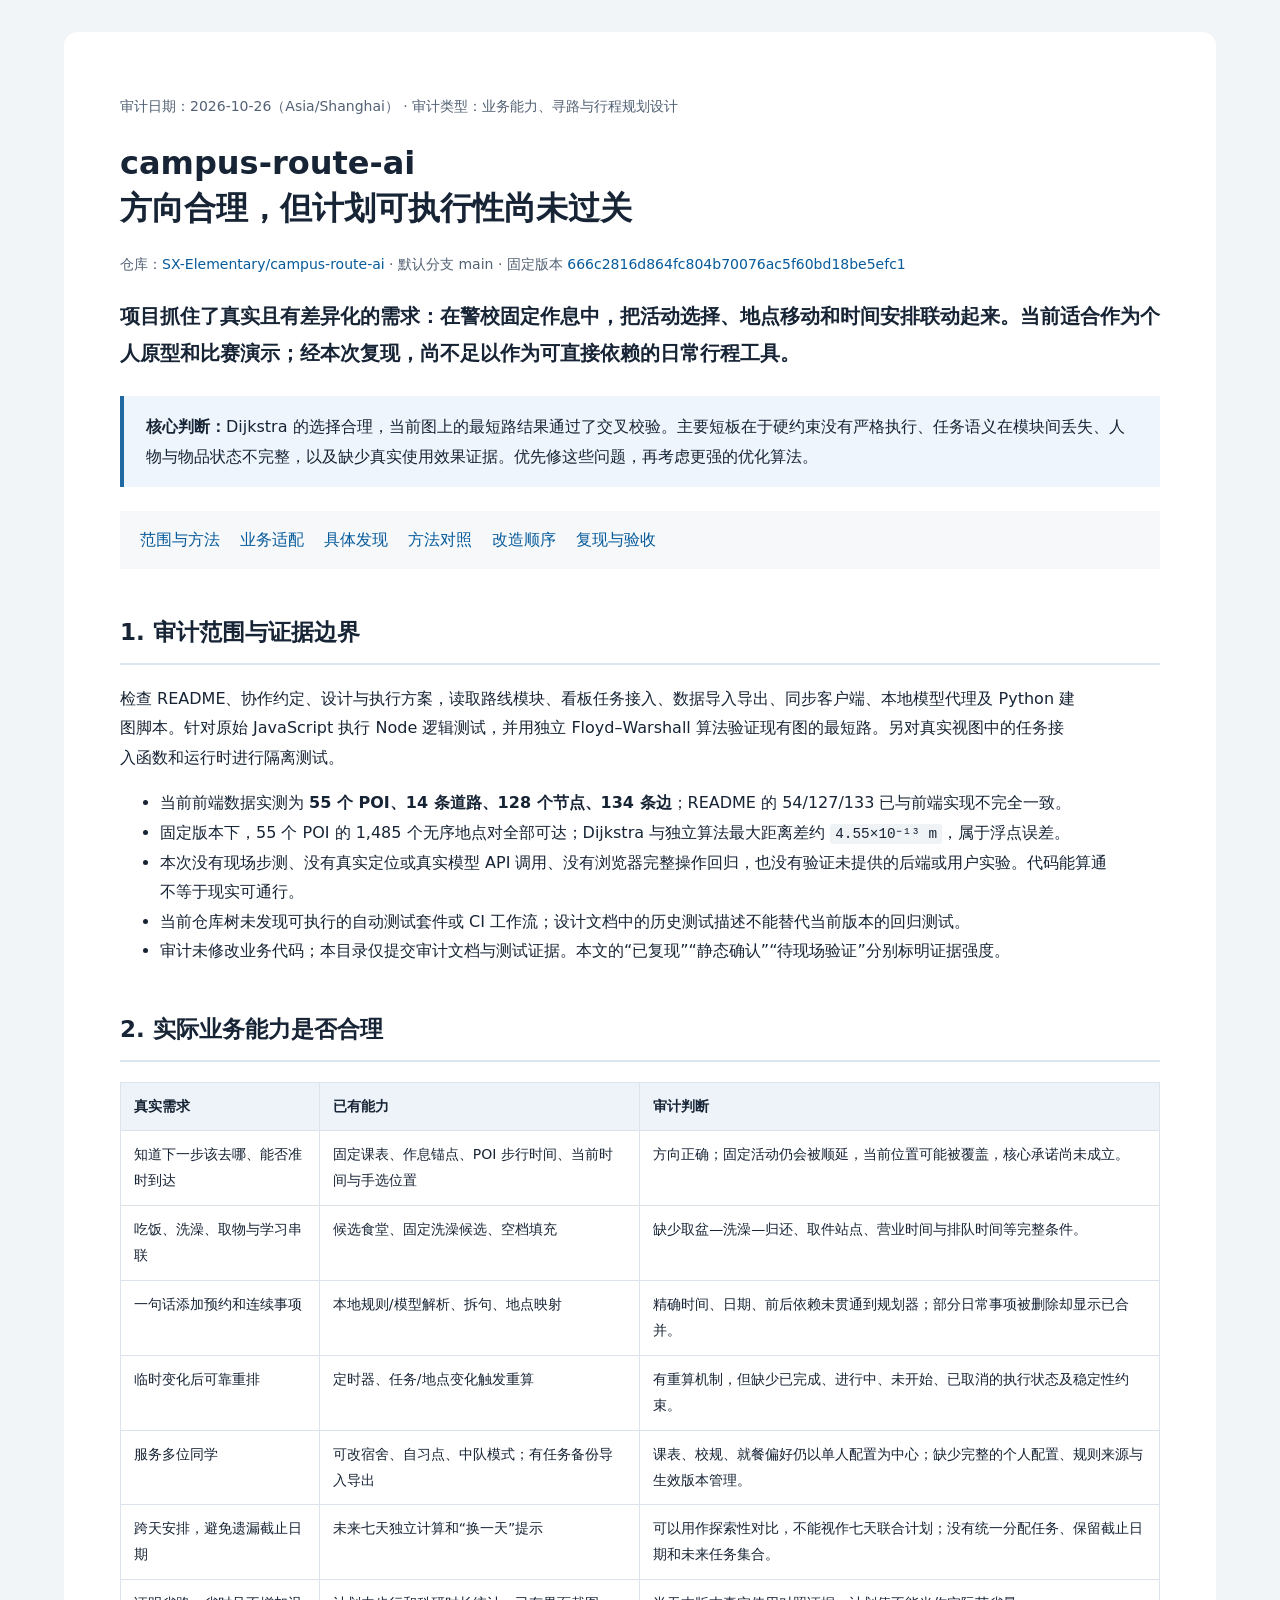
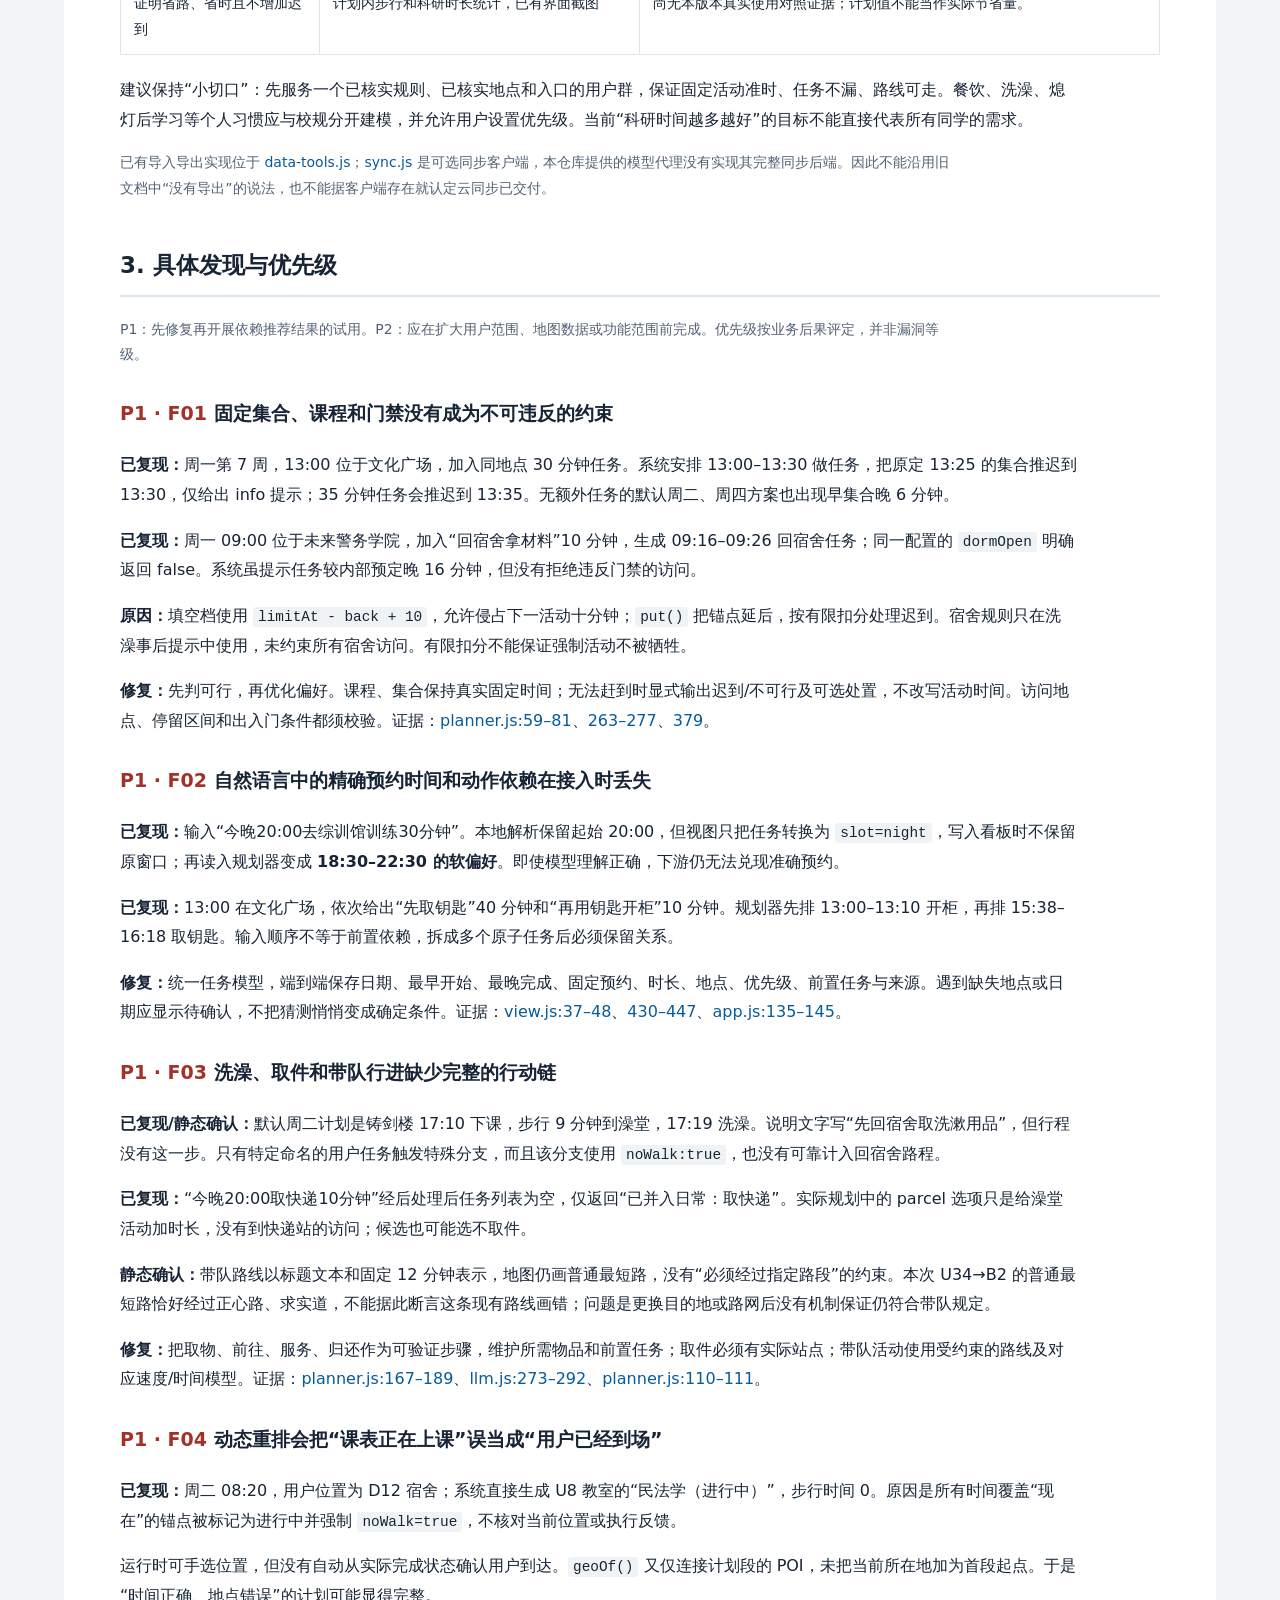
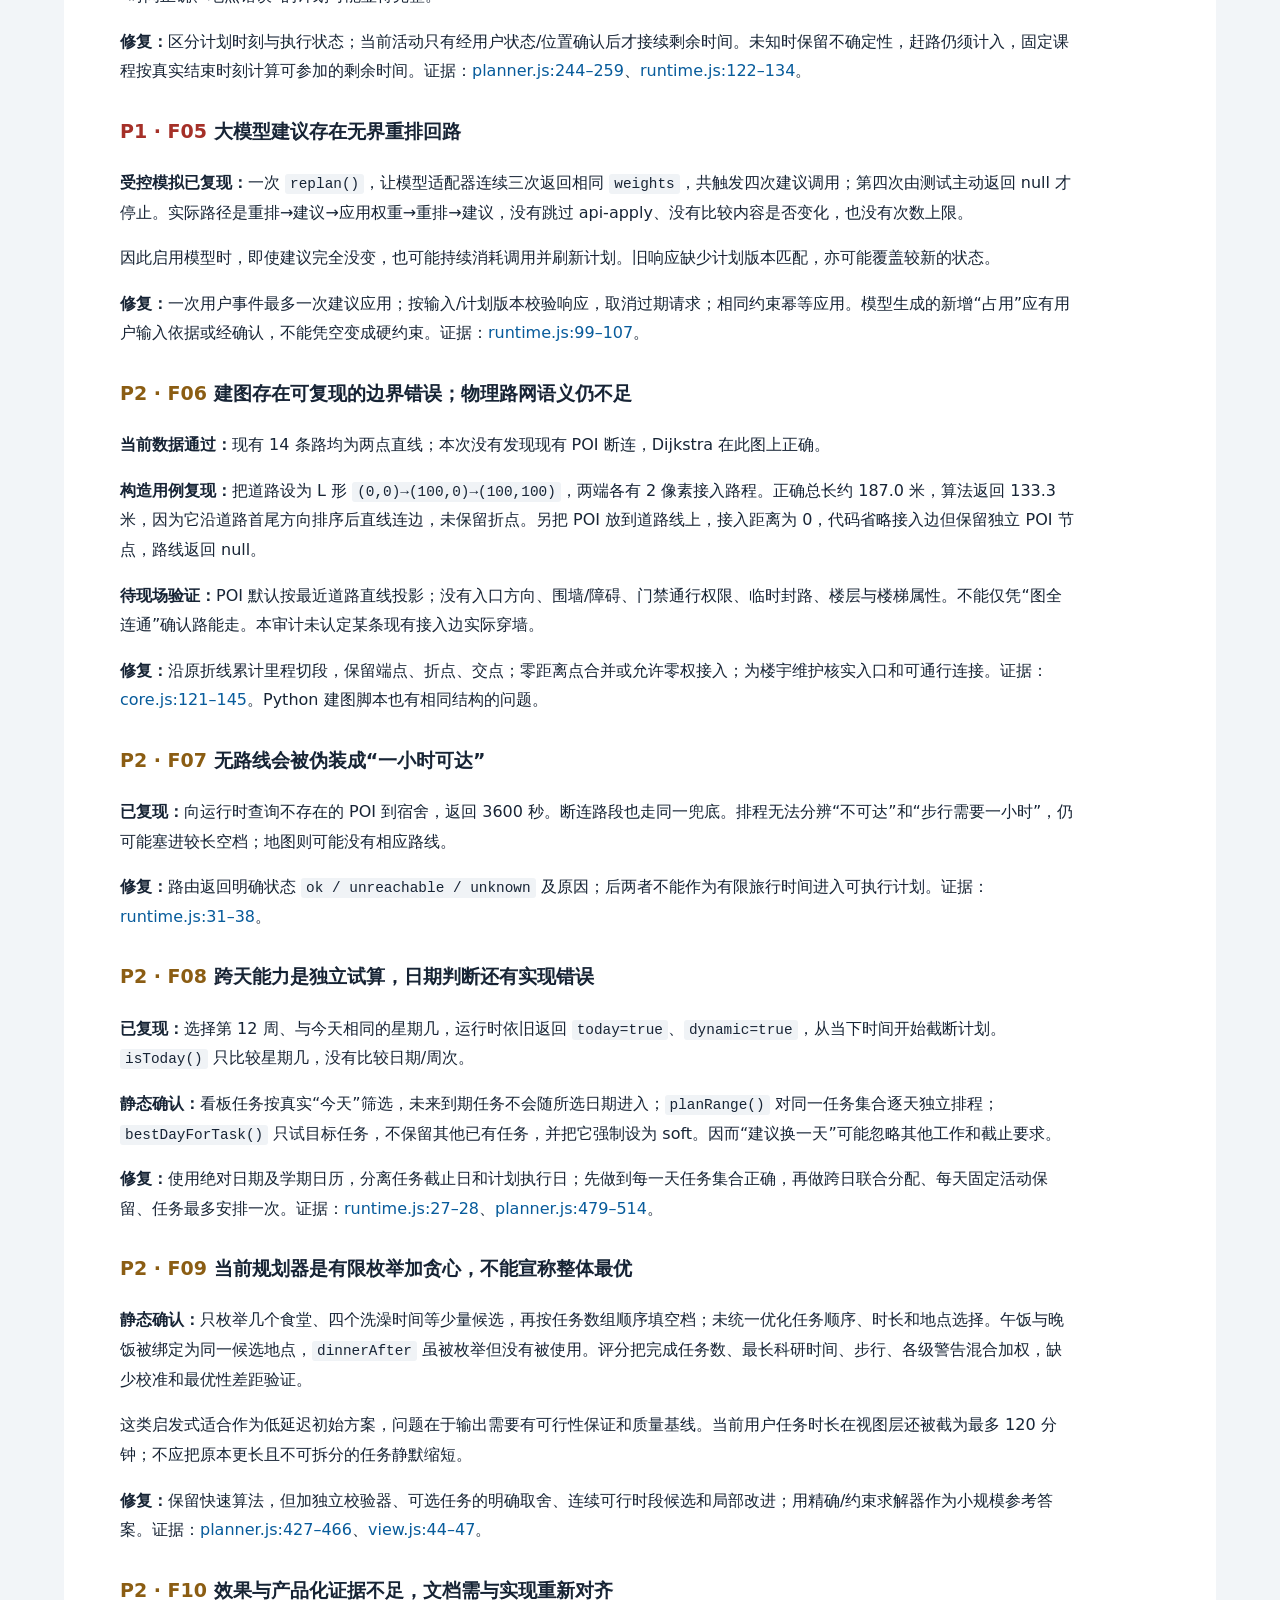
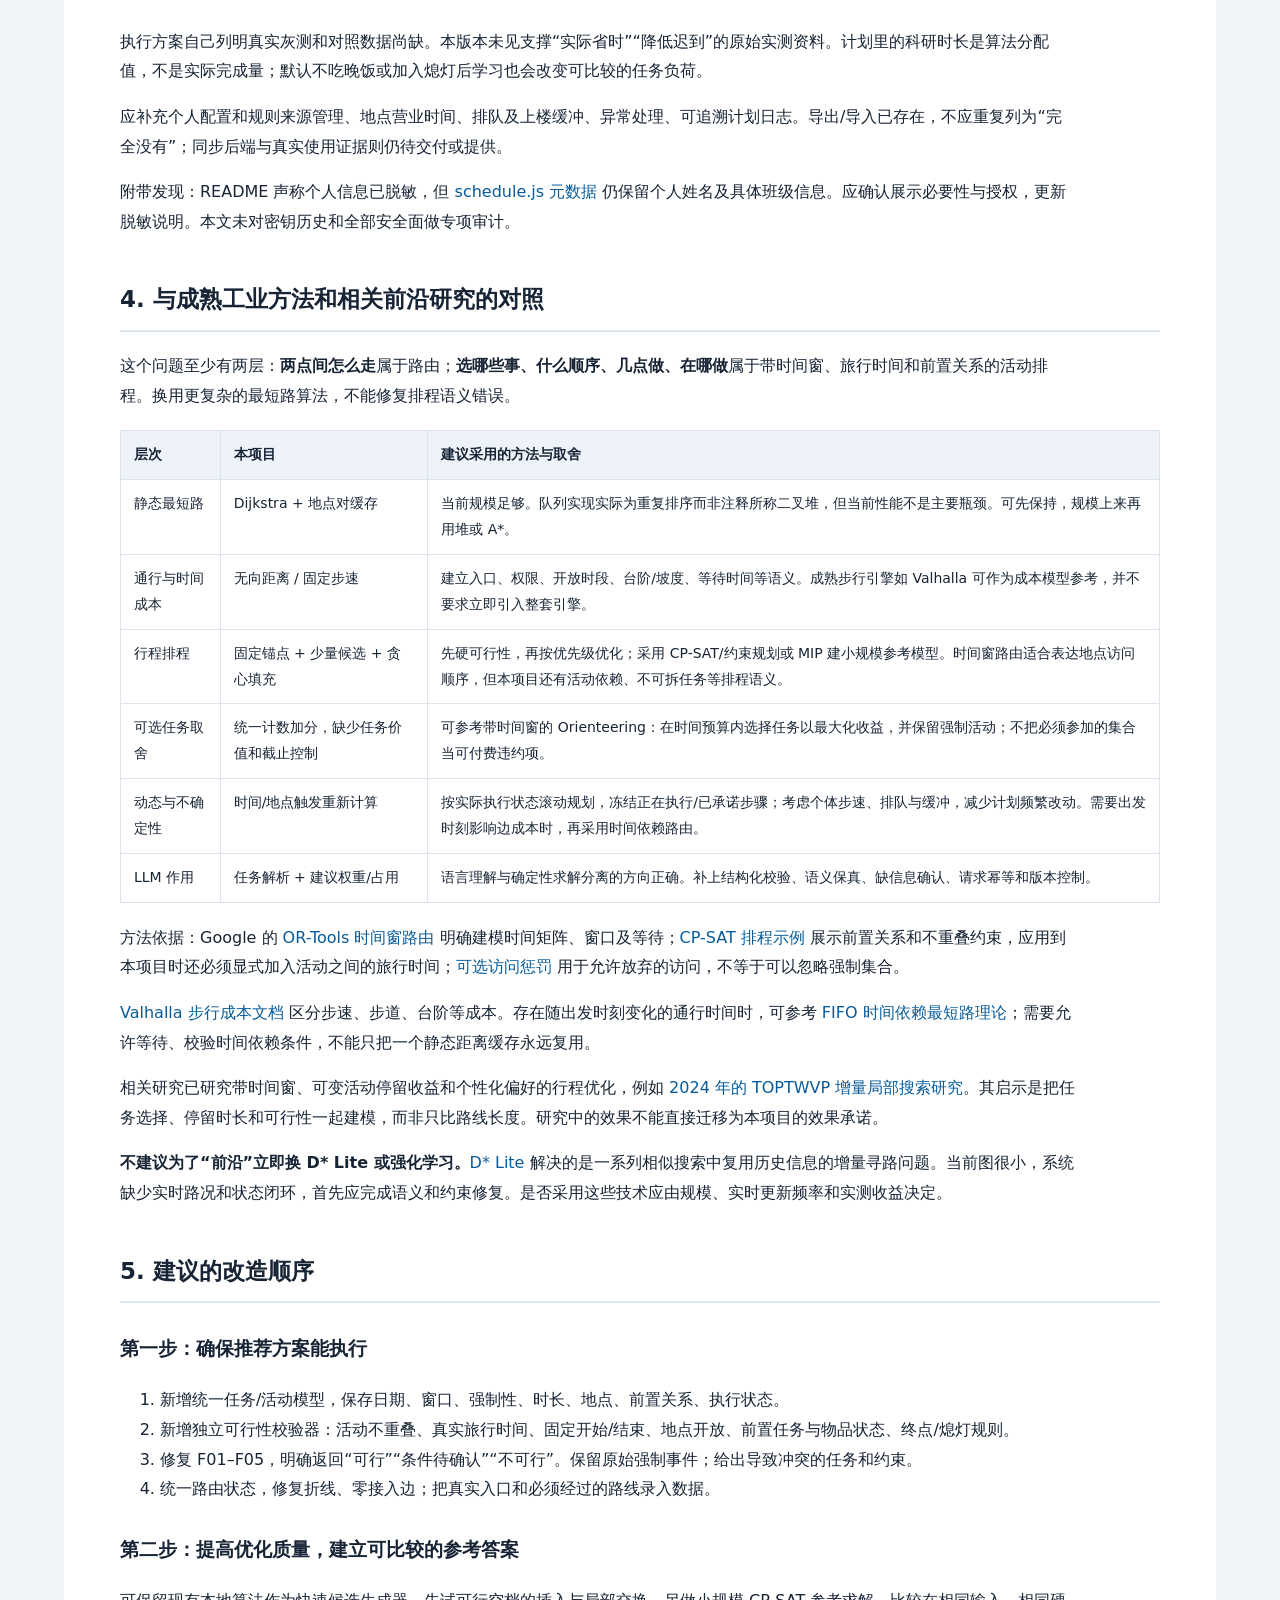
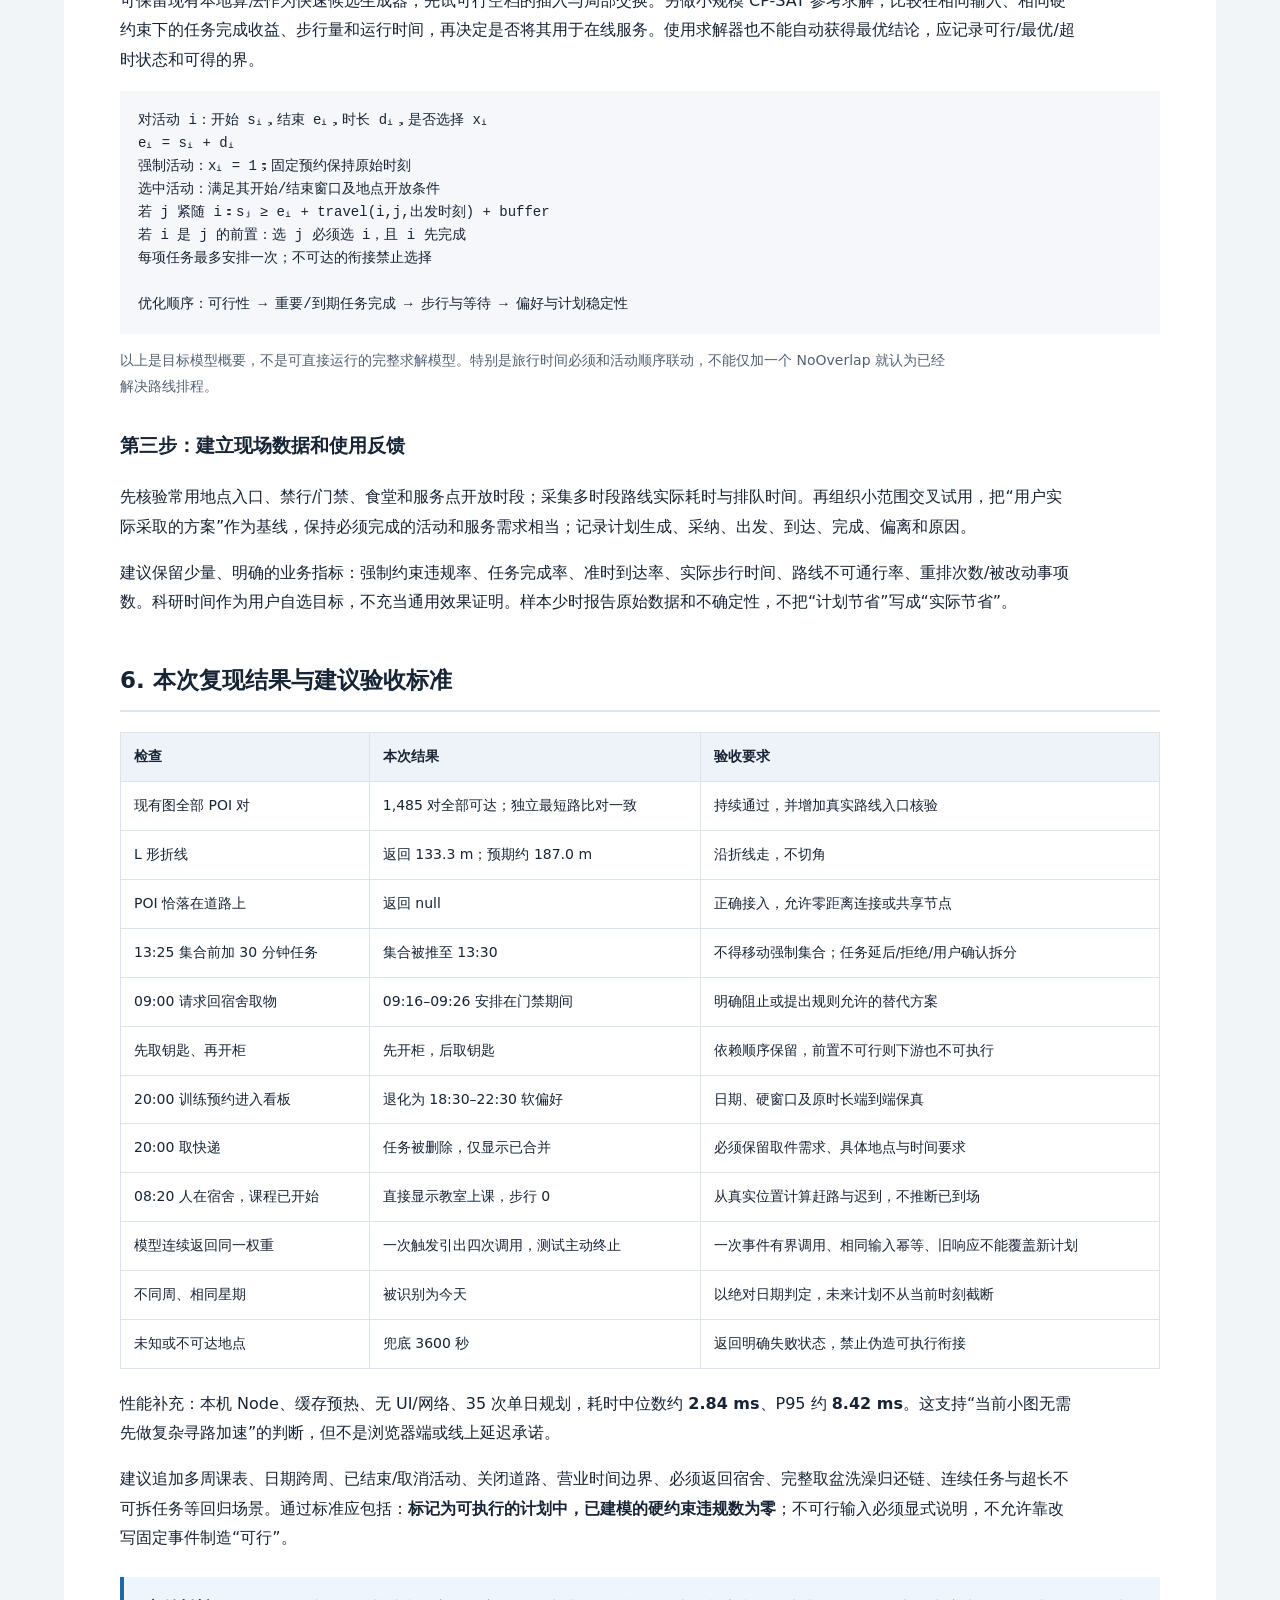
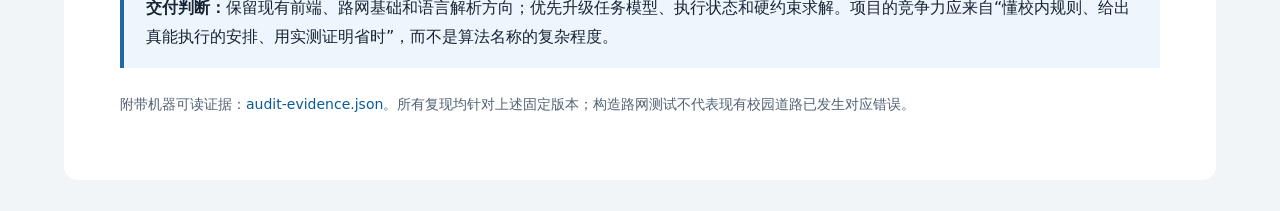
<file: docs/audits/2026-10-26/campus-route-ai-audit.html>
<!doctype html>
<html lang="zh-CN"><head><meta charset="utf-8"><meta name="viewport" content="width=device-width,initial-scale=1"><title>campus-route-ai：业务与算法审计</title>
<style>body{margin:0;background:#f2f5f8;color:#172435;font:16px/1.85 system-ui,"Microsoft YaHei",sans-serif}main{max-width:1040px;margin:32px auto;padding:48px 56px;background:white;border-radius:14px}h1{font-size:32px;line-height:1.4}h2{font-size:23px;margin-top:42px;border-bottom:2px solid #dce6ef;padding-bottom:9px}h3{font-size:19px;margin-top:28px}p,li{max-width:94ch}a{color:#075b9b;text-decoration:none}a:hover{text-decoration:underline}.meta,.note{color:#526174;font-size:14px}.lead{font-size:20px;font-weight:650}.callout{background:#eef5fc;border-left:4px solid #2068a2;padding:16px 22px;margin:24px 0}.high{color:#a53028;font-weight:700}.medium{color:#8b5d13;font-weight:700}table{border-collapse:collapse;width:100%;font-size:14px;margin:20px 0}th,td{border:1px solid #dce3eb;padding:11px 13px;text-align:left;vertical-align:top}th{background:#edf3f8}code{background:#f0f3f6;border-radius:3px;padding:2px 5px;font-size:.9em}pre{overflow:auto;background:#f5f7fa;padding:18px;font-size:14px;line-height:1.65}small{color:#5d6b7b}nav{padding:14px 20px;background:#f6f8fa}nav a{margin-right:20px;white-space:nowrap}@media(max-width:700px){main{margin:0;padding:22px 18px;border-radius:0}h1{font-size:26px}table{display:block;overflow:auto}}@media print{body{background:white}main{margin:0;padding:0;max-width:none}nav{display:none}h2,h3{break-after:avoid}tr{break-inside:avoid}a{color:inherit}body{font-size:11pt}}</style></head>
<body><main>
<p class="meta">审计日期：2026-10-26（Asia/Shanghai） · 审计类型：业务能力、寻路与行程规划设计</p>
<h1>campus-route-ai<br>方向合理，但计划可执行性尚未过关</h1>
<p class="meta">仓库：<a href="https://github.com/SX-Elementary/campus-route-ai">SX-Elementary/campus-route-ai</a> · 默认分支 main · 固定版本 <a href="https://github.com/SX-Elementary/campus-route-ai/commit/666c2816d864fc804b70076ac5f60bd18be5efc1">666c2816d864fc804b70076ac5f60bd18be5efc1</a></p>
<p class="lead">项目抓住了真实且有差异化的需求：在警校固定作息中，把活动选择、地点移动和时间安排联动起来。当前适合作为个人原型和比赛演示；经本次复现，尚不足以作为可直接依赖的日常行程工具。</p>
<div class="callout"><strong>核心判断：</strong>Dijkstra 的选择合理，当前图上的最短路结果通过了交叉校验。主要短板在于硬约束没有严格执行、任务语义在模块间丢失、人物与物品状态不完整，以及缺少真实使用效果证据。优先修这些问题，再考虑更强的优化算法。</div>
<nav><a href="#scope">范围与方法</a><a href="#business">业务适配</a><a href="#findings">具体发现</a><a href="#methods">方法对照</a><a href="#roadmap">改造顺序</a><a href="#tests">复现与验收</a></nav>

<h2 id="scope">1. 审计范围与证据边界</h2>
<p>检查 README、协作约定、设计与执行方案，读取路线模块、看板任务接入、数据导入导出、同步客户端、本地模型代理及 Python 建图脚本。针对原始 JavaScript 执行 Node 逻辑测试，并用独立 Floyd–Warshall 算法验证现有图的最短路。另对真实视图中的任务接入函数和运行时进行隔离测试。</p>
<ul><li>当前前端数据实测为 <strong>55 个 POI、14 条道路、128 个节点、134 条边</strong>；README 的 54/127/133 已与前端实现不完全一致。</li><li>固定版本下，55 个 POI 的 1,485 个无序地点对全部可达；Dijkstra 与独立算法最大距离差约 <code>4.55×10⁻¹³ m</code>，属于浮点误差。</li><li>本次没有现场步测、没有真实定位或真实模型 API 调用、没有浏览器完整操作回归，也没有验证未提供的后端或用户实验。代码能算通不等于现实可通行。</li><li>当前仓库树未发现可执行的自动测试套件或 CI 工作流；设计文档中的历史测试描述不能替代当前版本的回归测试。</li><li>审计未修改业务代码；本目录仅提交审计文档与测试证据。本文的“已复现”“静态确认”“待现场验证”分别标明证据强度。</li></ul>

<h2 id="business">2. 实际业务能力是否合理</h2>
<table><thead><tr><th>真实需求</th><th>已有能力</th><th>审计判断</th></tr></thead><tbody>
<tr><td>知道下一步该去哪、能否准时到达</td><td>固定课表、作息锚点、POI 步行时间、当前时间与手选位置</td><td>方向正确；固定活动仍会被顺延，当前位置可能被覆盖，核心承诺尚未成立。</td></tr>
<tr><td>吃饭、洗澡、取物与学习串联</td><td>候选食堂、固定洗澡候选、空档填充</td><td>缺少取盆—洗澡—归还、取件站点、营业时间与排队时间等完整条件。</td></tr>
<tr><td>一句话添加预约和连续事项</td><td>本地规则/模型解析、拆句、地点映射</td><td>精确时间、日期、前后依赖未贯通到规划器；部分日常事项被删除却显示已合并。</td></tr>
<tr><td>临时变化后可靠重排</td><td>定时器、任务/地点变化触发重算</td><td>有重算机制，但缺少已完成、进行中、未开始、已取消的执行状态及稳定性约束。</td></tr>
<tr><td>服务多位同学</td><td>可改宿舍、自习点、中队模式；有任务备份导入导出</td><td>课表、校规、就餐偏好仍以单人配置为中心；缺少完整的个人配置、规则来源与生效版本管理。</td></tr>
<tr><td>跨天安排，避免遗漏截止日期</td><td>未来七天独立计算和“换一天”提示</td><td>可以用作探索性对比，不能视作七天联合计划；没有统一分配任务、保留截止日期和未来任务集合。</td></tr>
<tr><td>证明省路、省时且不增加迟到</td><td>计划内步行和科研时长统计，已有界面截图</td><td>尚无本版本真实使用对照证据；计划值不能当作实际节省量。</td></tr>
</tbody></table>
<p>建议保持“小切口”：先服务一个已核实规则、已核实地点和入口的用户群，保证固定活动准时、任务不漏、路线可走。餐饮、洗澡、熄灯后学习等个人习惯应与校规分开建模，并允许用户设置优先级。当前“科研时间越多越好”的目标不能直接代表所有同学的需求。</p>
<p class="note">已有导入导出实现位于 <a href="https://github.com/SX-Elementary/campus-route-ai/blob/666c2816d864fc804b70076ac5f60bd18be5efc1/app/data-tools.js">data-tools.js</a>；<a href="https://github.com/SX-Elementary/campus-route-ai/blob/666c2816d864fc804b70076ac5f60bd18be5efc1/app/sync.js">sync.js</a> 是可选同步客户端，本仓库提供的模型代理没有实现其完整同步后端。因此不能沿用旧文档中“没有导出”的说法，也不能据客户端存在就认定云同步已交付。</p>

<h2 id="findings">3. 具体发现与优先级</h2>
<p class="note">P1：先修复再开展依赖推荐结果的试用。P2：应在扩大用户范围、地图数据或功能范围前完成。优先级按业务后果评定，并非漏洞等级。</p>

<h3><span class="high">P1 · F01</span> 固定集合、课程和门禁没有成为不可违反的约束</h3>
<p><strong>已复现：</strong>周一第 7 周，13:00 位于文化广场，加入同地点 30 分钟任务。系统安排 13:00–13:30 做任务，把原定 13:25 的集合推迟到 13:30，仅给出 info 提示；35 分钟任务会推迟到 13:35。无额外任务的默认周二、周四方案也出现早集合晚 6 分钟。</p>
<p><strong>已复现：</strong>周一 09:00 位于未来警务学院，加入“回宿舍拿材料”10 分钟，生成 09:16–09:26 回宿舍任务；同一配置的 <code>dormOpen</code> 明确返回 false。系统虽提示任务较内部预定晚 16 分钟，但没有拒绝违反门禁的访问。</p>
<p><strong>原因：</strong>填空档使用 <code>limitAt - back + 10</code>，允许侵占下一活动十分钟；<code>put()</code> 把锚点延后，按有限扣分处理迟到。宿舍规则只在洗澡事后提示中使用，未约束所有宿舍访问。有限扣分不能保证强制活动不被牺牲。</p>
<p><strong>修复：</strong>先判可行，再优化偏好。课程、集合保持真实固定时间；无法赶到时显式输出迟到/不可行及可选处置，不改写活动时间。访问地点、停留区间和出入门条件都须校验。证据：<a href="https://github.com/SX-Elementary/campus-route-ai/blob/666c2816d864fc804b70076ac5f60bd18be5efc1/app/route/planner.js#L59-L81">planner.js:59–81</a>、<a href="https://github.com/SX-Elementary/campus-route-ai/blob/666c2816d864fc804b70076ac5f60bd18be5efc1/app/route/planner.js#L263-L277">263–277</a>、<a href="https://github.com/SX-Elementary/campus-route-ai/blob/666c2816d864fc804b70076ac5f60bd18be5efc1/app/route/planner.js#L379">379</a>。</p>

<h3><span class="high">P1 · F02</span> 自然语言中的精确预约时间和动作依赖在接入时丢失</h3>
<p><strong>已复现：</strong>输入“今晚20:00去综训馆训练30分钟”。本地解析保留起始 20:00，但视图只把任务转换为 <code>slot=night</code>，写入看板时不保留原窗口；再读入规划器变成 <strong>18:30–22:30 的软偏好</strong>。即使模型理解正确，下游仍无法兑现准确预约。</p>
<p><strong>已复现：</strong>13:00 在文化广场，依次给出“先取钥匙”40 分钟和“再用钥匙开柜”10 分钟。规划器先排 13:00–13:10 开柜，再排 15:38–16:18 取钥匙。输入顺序不等于前置依赖，拆成多个原子任务后必须保留关系。</p>
<p><strong>修复：</strong>统一任务模型，端到端保存日期、最早开始、最晚完成、固定预约、时长、地点、优先级、前置任务与来源。遇到缺失地点或日期应显示待确认，不把猜测悄悄变成确定条件。证据：<a href="https://github.com/SX-Elementary/campus-route-ai/blob/666c2816d864fc804b70076ac5f60bd18be5efc1/app/route/view.js#L37-L48">view.js:37–48</a>、<a href="https://github.com/SX-Elementary/campus-route-ai/blob/666c2816d864fc804b70076ac5f60bd18be5efc1/app/route/view.js#L430-L447">430–447</a>、<a href="https://github.com/SX-Elementary/campus-route-ai/blob/666c2816d864fc804b70076ac5f60bd18be5efc1/app/app.js#L135-L145">app.js:135–145</a>。</p>

<h3><span class="high">P1 · F03</span> 洗澡、取件和带队行进缺少完整的行动链</h3>
<p><strong>已复现/静态确认：</strong>默认周二计划是铸剑楼 17:10 下课，步行 9 分钟到澡堂，17:19 洗澡。说明文字写“先回宿舍取洗漱用品”，但行程没有这一步。只有特定命名的用户任务触发特殊分支，而且该分支使用 <code>noWalk:true</code>，也没有可靠计入回宿舍路程。</p>
<p><strong>已复现：</strong>“今晚20:00取快递10分钟”经后处理后任务列表为空，仅返回“已并入日常：取快递”。实际规划中的 parcel 选项只是给澡堂活动加时长，没有到快递站的访问；候选也可能选不取件。</p>
<p><strong>静态确认：</strong>带队路线以标题文本和固定 12 分钟表示，地图仍画普通最短路，没有“必须经过指定路段”的约束。本次 U34→B2 的普通最短路恰好经过正心路、求实道，不能据此断言这条现有路线画错；问题是更换目的地或路网后没有机制保证仍符合带队规定。</p>
<p><strong>修复：</strong>把取物、前往、服务、归还作为可验证步骤，维护所需物品和前置任务；取件必须有实际站点；带队活动使用受约束的路线及对应速度/时间模型。证据：<a href="https://github.com/SX-Elementary/campus-route-ai/blob/666c2816d864fc804b70076ac5f60bd18be5efc1/app/route/planner.js#L167-L189">planner.js:167–189</a>、<a href="https://github.com/SX-Elementary/campus-route-ai/blob/666c2816d864fc804b70076ac5f60bd18be5efc1/app/route/llm.js#L273-L292">llm.js:273–292</a>、<a href="https://github.com/SX-Elementary/campus-route-ai/blob/666c2816d864fc804b70076ac5f60bd18be5efc1/app/route/planner.js#L110-L111">planner.js:110–111</a>。</p>

<h3><span class="high">P1 · F04</span> 动态重排会把“课表正在上课”误当成“用户已经到场”</h3>
<p><strong>已复现：</strong>周二 08:20，用户位置为 D12 宿舍；系统直接生成 U8 教室的“民法学（进行中）”，步行时间 0。原因是所有时间覆盖“现在”的锚点被标记为进行中并强制 <code>noWalk=true</code>，不核对当前位置或执行反馈。</p>
<p>运行时可手选位置，但没有自动从实际完成状态确认用户到达。<code>geoOf()</code> 又仅连接计划段的 POI，未把当前所在地加为首段起点。于是“时间正确、地点错误”的计划可能显得完整。</p>
<p><strong>修复：</strong>区分计划时刻与执行状态；当前活动只有经用户状态/位置确认后才接续剩余时间。未知时保留不确定性，赶路仍须计入，固定课程按真实结束时刻计算可参加的剩余时间。证据：<a href="https://github.com/SX-Elementary/campus-route-ai/blob/666c2816d864fc804b70076ac5f60bd18be5efc1/app/route/planner.js#L244-L259">planner.js:244–259</a>、<a href="https://github.com/SX-Elementary/campus-route-ai/blob/666c2816d864fc804b70076ac5f60bd18be5efc1/app/route/runtime.js#L122-L134">runtime.js:122–134</a>。</p>

<h3><span class="high">P1 · F05</span> 大模型建议存在无界重排回路</h3>
<p><strong>受控模拟已复现：</strong>一次 <code>replan()</code>，让模型适配器连续三次返回相同 <code>weights</code>，共触发四次建议调用；第四次由测试主动返回 null 才停止。实际路径是重排→建议→应用权重→重排→建议，没有跳过 api-apply、没有比较内容是否变化，也没有次数上限。</p>
<p>因此启用模型时，即使建议完全没变，也可能持续消耗调用并刷新计划。旧响应缺少计划版本匹配，亦可能覆盖较新的状态。</p>
<p><strong>修复：</strong>一次用户事件最多一次建议应用；按输入/计划版本校验响应，取消过期请求；相同约束幂等应用。模型生成的新增“占用”应有用户输入依据或经确认，不能凭空变成硬约束。证据：<a href="https://github.com/SX-Elementary/campus-route-ai/blob/666c2816d864fc804b70076ac5f60bd18be5efc1/app/route/runtime.js#L99-L107">runtime.js:99–107</a>。</p>

<h3><span class="medium">P2 · F06</span> 建图存在可复现的边界错误；物理路网语义仍不足</h3>
<p><strong>当前数据通过：</strong>现有 14 条路均为两点直线；本次没有发现现有 POI 断连，Dijkstra 在此图上正确。</p>
<p><strong>构造用例复现：</strong>把道路设为 L 形 <code>(0,0)→(100,0)→(100,100)</code>，两端各有 2 像素接入路程。正确总长约 187.0 米，算法返回 133.3 米，因为它沿道路首尾方向排序后直线连边，未保留折点。另把 POI 放到道路线上，接入距离为 0，代码省略接入边但保留独立 POI 节点，路线返回 null。</p>
<p><strong>待现场验证：</strong>POI 默认按最近道路直线投影；没有入口方向、围墙/障碍、门禁通行权限、临时封路、楼层与楼梯属性。不能仅凭“图全连通”确认路能走。本审计未认定某条现有接入边实际穿墙。</p>
<p><strong>修复：</strong>沿原折线累计里程切段，保留端点、折点、交点；零距离点合并或允许零权接入；为楼宇维护核实入口和可通行连接。证据：<a href="https://github.com/SX-Elementary/campus-route-ai/blob/666c2816d864fc804b70076ac5f60bd18be5efc1/app/route/core.js#L121-L145">core.js:121–145</a>。Python 建图脚本也有相同结构的问题。</p>

<h3><span class="medium">P2 · F07</span> 无路线会被伪装成“一小时可达”</h3>
<p><strong>已复现：</strong>向运行时查询不存在的 POI 到宿舍，返回 3600 秒。断连路段也走同一兜底。排程无法分辨“不可达”和“步行需要一小时”，仍可能塞进较长空档；地图则可能没有相应路线。</p>
<p><strong>修复：</strong>路由返回明确状态 <code>ok / unreachable / unknown</code> 及原因；后两者不能作为有限旅行时间进入可执行计划。证据：<a href="https://github.com/SX-Elementary/campus-route-ai/blob/666c2816d864fc804b70076ac5f60bd18be5efc1/app/route/runtime.js#L31-L38">runtime.js:31–38</a>。</p>

<h3><span class="medium">P2 · F08</span> 跨天能力是独立试算，日期判断还有实现错误</h3>
<p><strong>已复现：</strong>选择第 12 周、与今天相同的星期几，运行时依旧返回 <code>today=true</code>、<code>dynamic=true</code>，从当下时间开始截断计划。<code>isToday()</code> 只比较星期几，没有比较日期/周次。</p>
<p><strong>静态确认：</strong>看板任务按真实“今天”筛选，未来到期任务不会随所选日期进入；<code>planRange()</code> 对同一任务集合逐天独立排程；<code>bestDayForTask()</code> 只试目标任务，不保留其他已有任务，并把它强制设为 soft。因而“建议换一天”可能忽略其他工作和截止要求。</p>
<p><strong>修复：</strong>使用绝对日期及学期日历，分离任务截止日和计划执行日；先做到每一天任务集合正确，再做跨日联合分配、每天固定活动保留、任务最多安排一次。证据：<a href="https://github.com/SX-Elementary/campus-route-ai/blob/666c2816d864fc804b70076ac5f60bd18be5efc1/app/route/runtime.js#L27-L28">runtime.js:27–28</a>、<a href="https://github.com/SX-Elementary/campus-route-ai/blob/666c2816d864fc804b70076ac5f60bd18be5efc1/app/route/planner.js#L479-L514">planner.js:479–514</a>。</p>

<h3><span class="medium">P2 · F09</span> 当前规划器是有限枚举加贪心，不能宣称整体最优</h3>
<p><strong>静态确认：</strong>只枚举几个食堂、四个洗澡时间等少量候选，再按任务数组顺序填空档；未统一优化任务顺序、时长和地点选择。午饭与晚饭被绑定为同一候选地点，<code>dinnerAfter</code> 虽被枚举但没有被使用。评分把完成任务数、最长科研时间、步行、各级警告混合加权，缺少校准和最优性差距验证。</p>
<p>这类启发式适合作为低延迟初始方案，问题在于输出需要有可行性保证和质量基线。当前用户任务时长在视图层还被截为最多 120 分钟；不应把原本更长且不可拆分的任务静默缩短。</p>
<p><strong>修复：</strong>保留快速算法，但加独立校验器、可选任务的明确取舍、连续可行时段候选和局部改进；用精确/约束求解器作为小规模参考答案。证据：<a href="https://github.com/SX-Elementary/campus-route-ai/blob/666c2816d864fc804b70076ac5f60bd18be5efc1/app/route/planner.js#L427-L466">planner.js:427–466</a>、<a href="https://github.com/SX-Elementary/campus-route-ai/blob/666c2816d864fc804b70076ac5f60bd18be5efc1/app/route/view.js#L44-L47">view.js:44–47</a>。</p>

<h3><span class="medium">P2 · F10</span> 效果与产品化证据不足，文档需与实现重新对齐</h3>
<p>执行方案自己列明真实灰测和对照数据尚缺。本版本未见支撑“实际省时”“降低迟到”的原始实测资料。计划里的科研时长是算法分配值，不是实际完成量；默认不吃晚饭或加入熄灯后学习也会改变可比较的任务负荷。</p>
<p>应补充个人配置和规则来源管理、地点营业时间、排队及上楼缓冲、异常处理、可追溯计划日志。导出/导入已存在，不应重复列为“完全没有”；同步后端与真实使用证据则仍待交付或提供。</p>
<p>附带发现：README 声称个人信息已脱敏，但 <a href="https://github.com/SX-Elementary/campus-route-ai/blob/666c2816d864fc804b70076ac5f60bd18be5efc1/app/route/schedule.js#L5-L8">schedule.js 元数据</a> 仍保留个人姓名及具体班级信息。应确认展示必要性与授权，更新脱敏说明。本文未对密钥历史和全部安全面做专项审计。</p>

<h2 id="methods">4. 与成熟工业方法和相关前沿研究的对照</h2>
<p>这个问题至少有两层：<strong>两点间怎么走</strong>属于路由；<strong>选哪些事、什么顺序、几点做、在哪做</strong>属于带时间窗、旅行时间和前置关系的活动排程。换用更复杂的最短路算法，不能修复排程语义错误。</p>
<table><thead><tr><th>层次</th><th>本项目</th><th>建议采用的方法与取舍</th></tr></thead><tbody>
<tr><td>静态最短路</td><td>Dijkstra + 地点对缓存</td><td>当前规模足够。队列实现实际为重复排序而非注释所称二叉堆，但当前性能不是主要瓶颈。可先保持，规模上来再用堆或 A*。</td></tr>
<tr><td>通行与时间成本</td><td>无向距离 / 固定步速</td><td>建立入口、权限、开放时段、台阶/坡度、等待时间等语义。成熟步行引擎如 Valhalla 可作为成本模型参考，并不要求立即引入整套引擎。</td></tr>
<tr><td>行程排程</td><td>固定锚点 + 少量候选 + 贪心填充</td><td>先硬可行性，再按优先级优化；采用 CP-SAT/约束规划或 MIP 建小规模参考模型。时间窗路由适合表达地点访问顺序，但本项目还有活动依赖、不可拆任务等排程语义。</td></tr>
<tr><td>可选任务取舍</td><td>统一计数加分，缺少任务价值和截止控制</td><td>可参考带时间窗的 Orienteering：在时间预算内选择任务以最大化收益，并保留强制活动；不把必须参加的集合当可付费违约项。</td></tr>
<tr><td>动态与不确定性</td><td>时间/地点触发重新计算</td><td>按实际执行状态滚动规划，冻结正在执行/已承诺步骤；考虑个体步速、排队与缓冲，减少计划频繁改动。需要出发时刻影响边成本时，再采用时间依赖路由。</td></tr>
<tr><td>LLM 作用</td><td>任务解析 + 建议权重/占用</td><td>语言理解与确定性求解分离的方向正确。补上结构化校验、语义保真、缺信息确认、请求幂等和版本控制。</td></tr>
</tbody></table>
<p>方法依据：Google 的 <a href="https://developers.google.com/optimization/routing/vrptw">OR-Tools 时间窗路由</a> 明确建模时间矩阵、窗口及等待；<a href="https://developers.google.com/optimization/scheduling/job_shop">CP-SAT 排程示例</a> 展示前置关系和不重叠约束，应用到本项目时还必须显式加入活动之间的旅行时间；<a href="https://developers.google.com/optimization/routing/penalties">可选访问惩罚</a> 用于允许放弃的访问，不等于可以忽略强制集合。</p>
<p><a href="https://valhalla.github.io/valhalla/api/route/api-reference/">Valhalla 步行成本文档</a> 区分步速、步道、台阶等成本。存在随出发时刻变化的通行时间时，可参考 <a href="https://people.csail.mit.edu/bdean/tdsp.pdf">FIFO 时间依赖最短路理论</a>；需要允许等待、校验时间依赖条件，不能只把一个静态距离缓存永远复用。</p>
<p>相关研究已研究带时间窗、可变活动停留收益和个性化偏好的行程优化，例如 <a href="https://www.sciencedirect.com/science/article/pii/S156849462400173X">2024 年的 TOPTWVP 增量局部搜索研究</a>。其启示是把任务选择、停留时长和可行性一起建模，而非只比路线长度。研究中的效果不能直接迁移为本项目的效果承诺。</p>
<p><strong>不建议为了“前沿”立即换 D* Lite 或强化学习。</strong><a href="https://publications.ri.cmu.edu/d-lite">D* Lite</a> 解决的是一系列相似搜索中复用历史信息的增量寻路问题。当前图很小，系统缺少实时路况和状态闭环，首先应完成语义和约束修复。是否采用这些技术应由规模、实时更新频率和实测收益决定。</p>

<h2 id="roadmap">5. 建议的改造顺序</h2>
<h3>第一步：确保推荐方案能执行</h3>
<ol><li>新增统一任务/活动模型，保存日期、窗口、强制性、时长、地点、前置关系、执行状态。</li><li>新增独立可行性校验器：活动不重叠、真实旅行时间、固定开始/结束、地点开放、前置任务与物品状态、终点/熄灯规则。</li><li>修复 F01–F05，明确返回“可行”“条件待确认”“不可行”。保留原始强制事件；给出导致冲突的任务和约束。</li><li>统一路由状态，修复折线、零接入边；把真实入口和必须经过的路线录入数据。</li></ol>
<h3>第二步：提高优化质量，建立可比较的参考答案</h3>
<p>可保留现有本地算法作为快速候选生成器，先试可行空档的插入与局部交换。另做小规模 CP-SAT 参考求解，比较在相同输入、相同硬约束下的任务完成收益、步行量和运行时间，再决定是否将其用于在线服务。使用求解器也不能自动获得最优结论，应记录可行/最优/超时状态和可得的界。</p>
<pre>对活动 i：开始 sᵢ，结束 eᵢ，时长 dᵢ，是否选择 xᵢ
eᵢ = sᵢ + dᵢ
强制活动：xᵢ = 1；固定预约保持原始时刻
选中活动：满足其开始/结束窗口及地点开放条件
若 j 紧随 i：sⱼ ≥ eᵢ + travel(i,j,出发时刻) + buffer
若 i 是 j 的前置：选 j 必须选 i，且 i 先完成
每项任务最多安排一次；不可达的衔接禁止选择

优化顺序：可行性 → 重要/到期任务完成 → 步行与等待 → 偏好与计划稳定性</pre>
<p class="note">以上是目标模型概要，不是可直接运行的完整求解模型。特别是旅行时间必须和活动顺序联动，不能仅加一个 NoOverlap 就认为已经解决路线排程。</p>
<h3>第三步：建立现场数据和使用反馈</h3>
<p>先核验常用地点入口、禁行/门禁、食堂和服务点开放时段；采集多时段路线实际耗时与排队时间。再组织小范围交叉试用，把“用户实际采取的方案”作为基线，保持必须完成的活动和服务需求相当；记录计划生成、采纳、出发、到达、完成、偏离和原因。</p>
<p>建议保留少量、明确的业务指标：强制约束违规率、任务完成率、准时到达率、实际步行时间、路线不可通行率、重排次数/被改动事项数。科研时间作为用户自选目标，不充当通用效果证明。样本少时报告原始数据和不确定性，不把“计划节省”写成“实际节省”。</p>

<h2 id="tests">6. 本次复现结果与建议验收标准</h2>
<table><thead><tr><th>检查</th><th>本次结果</th><th>验收要求</th></tr></thead><tbody>
<tr><td>现有图全部 POI 对</td><td>1,485 对全部可达；独立最短路比对一致</td><td>持续通过，并增加真实路线入口核验</td></tr>
<tr><td>L 形折线</td><td>返回 133.3 m；预期约 187.0 m</td><td>沿折线走，不切角</td></tr>
<tr><td>POI 恰落在道路上</td><td>返回 null</td><td>正确接入，允许零距离连接或共享节点</td></tr>
<tr><td>13:25 集合前加 30 分钟任务</td><td>集合被推至 13:30</td><td>不得移动强制集合；任务延后/拒绝/用户确认拆分</td></tr>
<tr><td>09:00 请求回宿舍取物</td><td>09:16–09:26 安排在门禁期间</td><td>明确阻止或提出规则允许的替代方案</td></tr>
<tr><td>先取钥匙、再开柜</td><td>先开柜，后取钥匙</td><td>依赖顺序保留，前置不可行则下游也不可执行</td></tr>
<tr><td>20:00 训练预约进入看板</td><td>退化为 18:30–22:30 软偏好</td><td>日期、硬窗口及原时长端到端保真</td></tr>
<tr><td>20:00 取快递</td><td>任务被删除，仅显示已合并</td><td>必须保留取件需求、具体地点与时间要求</td></tr>
<tr><td>08:20 人在宿舍，课程已开始</td><td>直接显示教室上课，步行 0</td><td>从真实位置计算赶路与迟到，不推断已到场</td></tr>
<tr><td>模型连续返回同一权重</td><td>一次触发引出四次调用，测试主动终止</td><td>一次事件有界调用、相同输入幂等、旧响应不能覆盖新计划</td></tr>
<tr><td>不同周、相同星期</td><td>被识别为今天</td><td>以绝对日期判定，未来计划不从当前时刻截断</td></tr>
<tr><td>未知或不可达地点</td><td>兜底 3600 秒</td><td>返回明确失败状态，禁止伪造可执行衔接</td></tr>
</tbody></table>
<p>性能补充：本机 Node、缓存预热、无 UI/网络、35 次单日规划，耗时中位数约 <strong>2.84 ms</strong>、P95 约 <strong>8.42 ms</strong>。这支持“当前小图无需先做复杂寻路加速”的判断，但不是浏览器端或线上延迟承诺。</p>
<p>建议追加多周课表、日期跨周、已结束/取消活动、关闭道路、营业时间边界、必须返回宿舍、完整取盆洗澡归还链、连续任务与超长不可拆任务等回归场景。通过标准应包括：<strong>标记为可执行的计划中，已建模的硬约束违规数为零</strong>；不可行输入必须显式说明，不允许靠改写固定事件制造“可行”。</p>
<div class="callout"><strong>交付判断：</strong>保留现有前端、路网基础和语言解析方向；优先升级任务模型、执行状态和硬约束求解。项目的竞争力应来自“懂校内规则、给出真能执行的安排、用实测证明省时”，而不是算法名称的复杂程度。</div>
<p class="meta">附带机器可读证据：<a href="audit-evidence.json">audit-evidence.json</a>。所有复现均针对上述固定版本；构造路网测试不代表现有校园道路已发生对应错误。</p>
</main></body></html>
</file>
